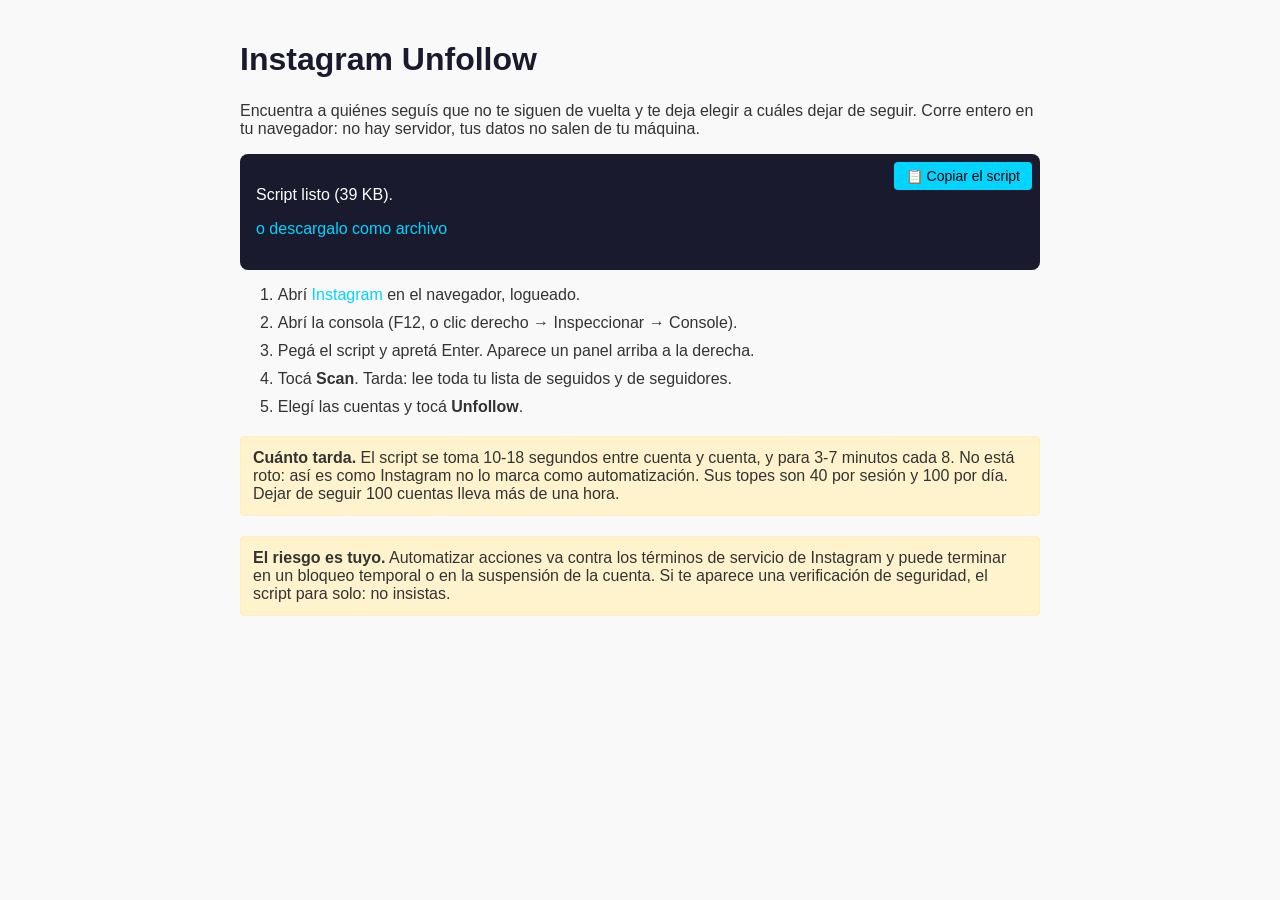
<file: docs/index.html>
<!DOCTYPE html>
<html lang="es">
<head>
    <meta charset="UTF-8">
    <meta name="viewport" content="width=device-width, initial-scale=1.0">
    <title>Instagram Unfollow</title>
    <link rel="stylesheet" href="styles.css">
    <meta name="description" content="Dejá de seguir en Instagram a quienes no te siguen de vuelta. Corre en tu navegador, sin instalar nada y sin servidores externos.">
</head>
<body>
    <div class="container">
        <h1>Instagram Unfollow</h1>
        <p>Encuentra a quiénes seguís que no te siguen de vuelta y te deja elegir a cuáles dejar de seguir. Corre entero en tu navegador: no hay servidor, tus datos no salen de tu máquina.</p>

        <div class="code-block">
            <p id="estado">Cargando el script…</p>
            <button id="btn-copiar" disabled>📋 Copiar el script</button>
            <p><a href="script.js" download>o descargalo como archivo</a></p>
        </div>

        <ol class="steps">
            <li>Abrí <a href="https://www.instagram.com/" target="_blank" rel="noopener">Instagram</a> en el navegador, logueado.</li>
            <li>Abrí la consola (F12, o clic derecho → Inspeccionar → Console).</li>
            <li>Pegá el script y apretá Enter. Aparece un panel arriba a la derecha.</li>
            <li>Tocá <strong>Scan</strong>. Tarda: lee toda tu lista de seguidos y de seguidores.</li>
            <li>Elegí las cuentas y tocá <strong>Unfollow</strong>.</li>
        </ol>

        <div class="warning">
            <strong>Cuánto tarda.</strong> El script se toma 10-18 segundos entre cuenta y cuenta, y para 3-7 minutos cada 8. No está roto: así es como Instagram no lo marca como automatización. Sus topes son 40 por sesión y 100 por día. Dejar de seguir 100 cuentas lleva más de una hora.
        </div>

        <div class="warning">
            <strong>El riesgo es tuyo.</strong> Automatizar acciones va contra los términos de servicio de Instagram y puede terminar en un bloqueo temporal o en la suspensión de la cuenta. Si te aparece una verificación de seguridad, el script para solo: no insistas.
        </div>
    </div>

    <script>
        // El botón copia el CONTENIDO REAL de script.js. Antes esta página tenía el código pegado a
        // mano en un <pre>: eran 244 bytes de una versión vieja que buscaba una clase CSS ofuscada
        // (.x1sPy.N1x0d) que Instagram rota cada pocos días. El que copiaba de acá se llevaba algo
        // que no hacía nada. Leyendo el archivo no hay dos copias que se puedan desincronizar.
        const estado = document.getElementById('estado');
        const btn = document.getElementById('btn-copiar');
        let fuente = '';

        fetch('script.js')
            .then(r => { if (!r.ok) throw new Error('HTTP ' + r.status); return r.text(); })
            .then(txt => {
                fuente = txt;
                estado.textContent = `Script listo (${(txt.length / 1024).toFixed(0)} KB).`;
                btn.disabled = false;
            })
            .catch(err => {
                estado.textContent = 'No se pudo cargar el script: ' + err.message +
                                     '. Descargalo del repo: src/script-main.js';
            });

        btn.addEventListener('click', () => {
            navigator.clipboard.writeText(fuente)
                .then(() => { btn.textContent = '✓ Copiado'; setTimeout(() => btn.textContent = '📋 Copiar el script', 2000); })
                .catch(() => { estado.textContent = 'El navegador bloqueó el portapapeles. Usá el link de descarga.'; });
        });
    </script>
</body>
</html>
</file>
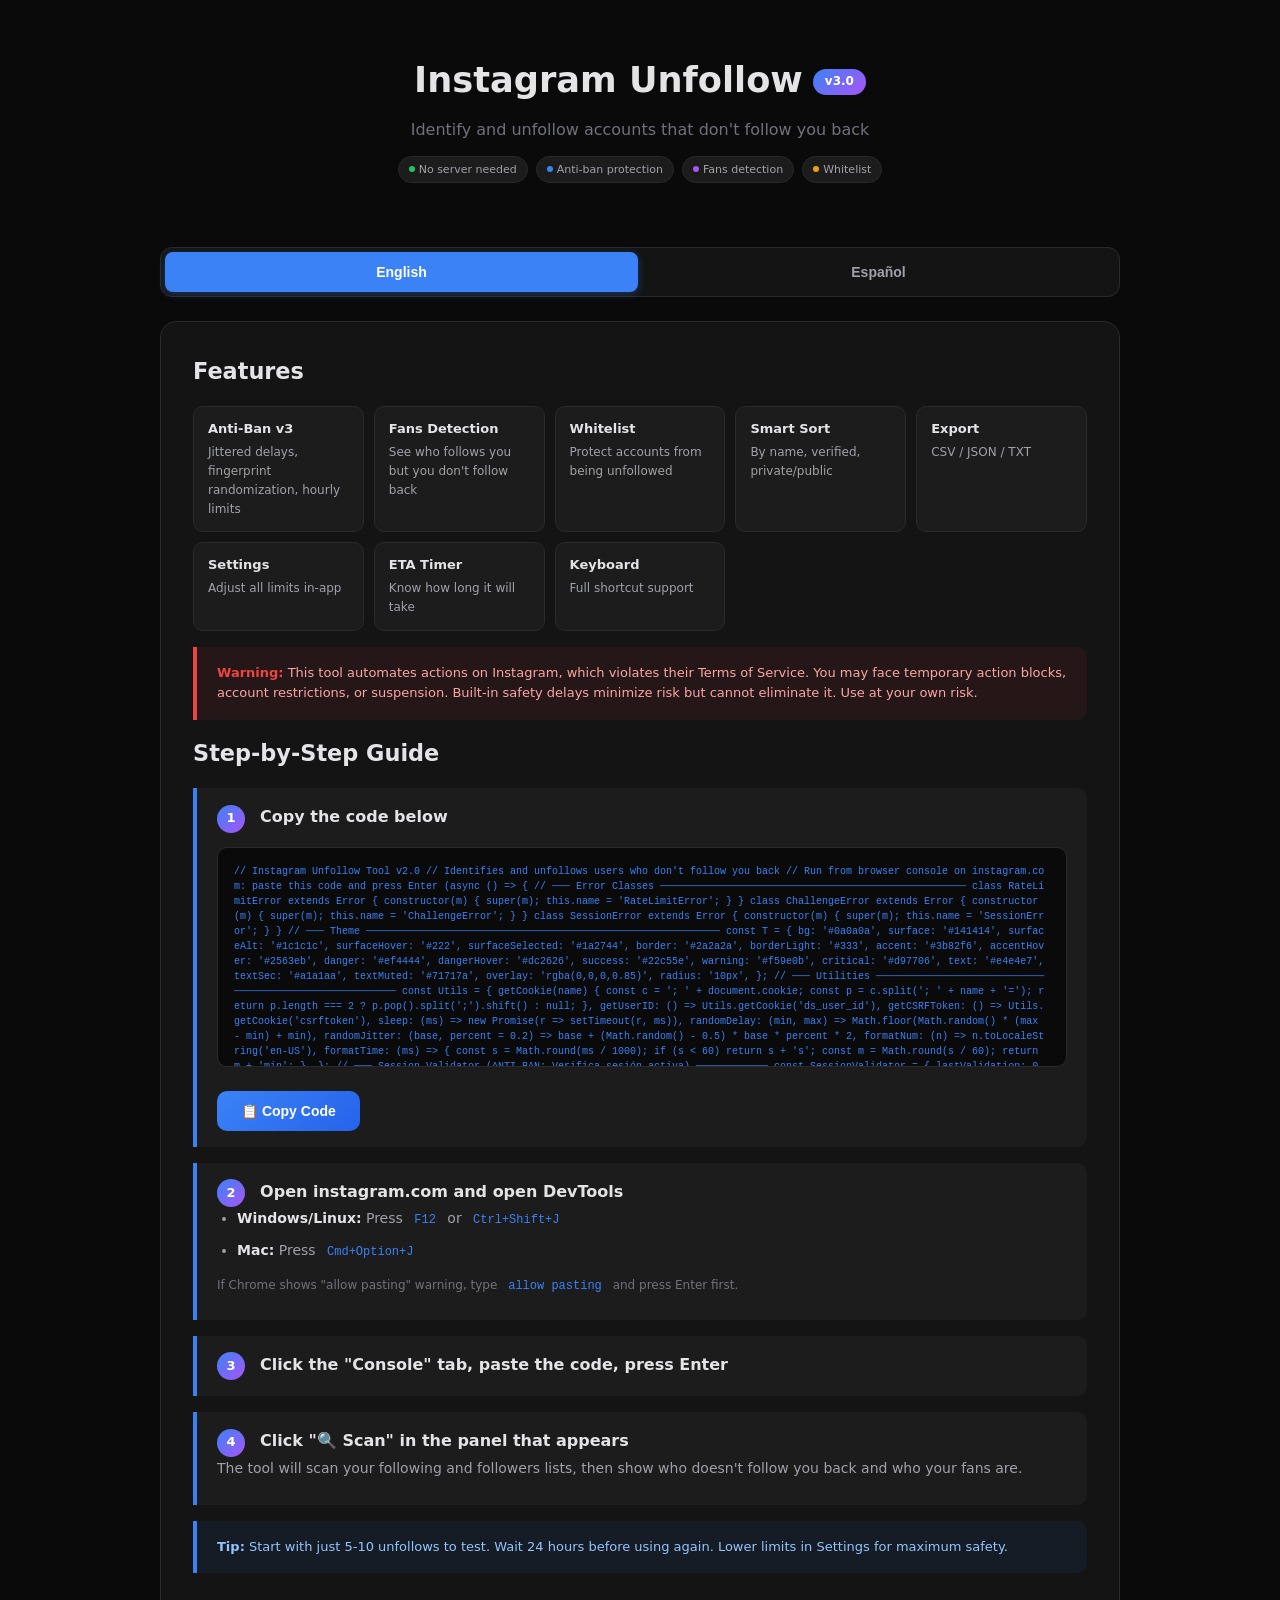
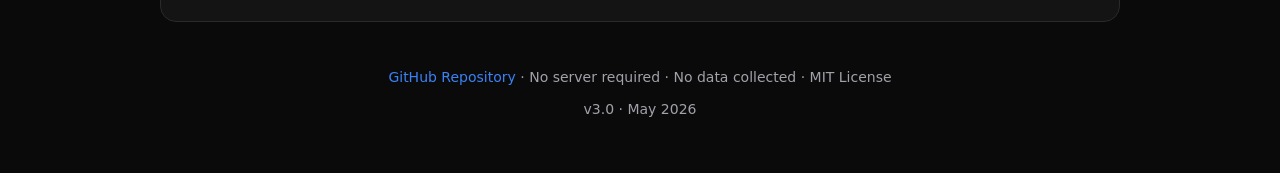
<file: bookmarklet.html>
<!DOCTYPE html>
<html lang="en">
<head>
    <meta charset="UTF-8">
    <meta name="viewport" content="width=device-width, initial-scale=1.0">
    <title>Instagram Unfollow v3.0 - Setup</title>
    <meta name="description" content="Instagram Unfollow Tool - Identify and mass-unfollow accounts that don't follow you back">
    <style>
        * { margin: 0; padding: 0; box-sizing: border-box; }
        body {
            font-family: -apple-system, BlinkMacSystemFont, 'Segoe UI', system-ui, sans-serif;
            background: #0a0a0a;
            min-height: 100vh;
            padding: 20px;
            color: #e4e4e7;
            line-height: 1.6;
        }
        .wrapper {
            max-width: 960px;
            margin: 0 auto;
        }
        .header {
            text-align: center;
            margin-bottom: 32px;
            padding: 32px 0;
        }
        h1 {
            color: #e4e4e7;
            font-size: 2.2em;
            margin-bottom: 8px;
        }
        .version {
            display: inline-block;
            background: linear-gradient(135deg, #3b82f6, #a855f7);
            color: white;
            font-size: 12px;
            font-weight: 700;
            padding: 3px 12px;
            border-radius: 20px;
            margin-left: 10px;
            vertical-align: middle;
        }
        .subtitle {
            color: #71717a;
            font-size: 1em;
            margin-top: 8px;
        }
        .tabs {
            display: flex;
            gap: 4px;
            margin-bottom: 24px;
            background: #141414;
            padding: 4px;
            border-radius: 12px;
            border: 1px solid #2a2a2a;
        }
        .tab-btn {
            flex: 1;
            padding: 12px 20px;
            background: transparent;
            border: none;
            border-radius: 8px;
            font-weight: 600;
            cursor: pointer;
            color: #a1a1aa;
            font-size: 14px;
            transition: all 0.2s;
        }
        .tab-btn.active {
            background: #3b82f6;
            color: white;
            box-shadow: 0 2px 8px rgba(59, 130, 246, 0.3);
        }
        .tab-btn:hover:not(.active) {
            color: #e4e4e7;
            background: #1c1c1c;
        }
        .tab-content {
            display: none;
        }
        .tab-content.active {
            display: block;
        }
        .card {
            background: #141414;
            border-radius: 16px;
            padding: 32px;
            margin-bottom: 20px;
            border: 1px solid #2a2a2a;
        }
        h2 {
            color: #e4e4e7;
            margin-bottom: 16px;
            font-size: 1.4em;
        }
        h3 {
            color: #3b82f6;
            margin: 20px 0 10px;
            font-size: 1em;
        }
        p, li {
            color: #a1a1aa;
            line-height: 1.7;
            margin-bottom: 8px;
            font-size: 14px;
        }
        ol, ul {
            margin-left: 20px;
            margin-bottom: 12px;
        }
        .code-block {
            background: #0a0a0a;
            color: #3b82f6;
            padding: 16px;
            border-radius: 10px;
            overflow-x: auto;
            margin: 14px 0;
            font-family: 'SF Mono', 'Monaco', 'Menlo', 'Consolas', monospace;
            font-size: 10px;
            line-height: 1.5;
            word-break: break-all;
            border: 1px solid #2a2a2a;
            max-height: 220px;
            overflow-y: auto;
            position: relative;
        }
        .code-block::-webkit-scrollbar { width: 6px; height: 6px; }
        .code-block::-webkit-scrollbar-track { background: #0a0a0a; }
        .code-block::-webkit-scrollbar-thumb { background: #2a2a2a; border-radius: 3px; }
        .warning {
            background: rgba(239, 68, 68, 0.08);
            border-left: 4px solid #ef4444;
            padding: 16px 20px;
            border-radius: 0 10px 10px 0;
            color: #fca5a5;
            margin: 16px 0;
            font-size: 13px;
        }
        .warning strong { color: #ef4444; }
        .info-box {
            background: rgba(59, 130, 246, 0.08);
            border-left: 4px solid #3b82f6;
            padding: 16px 20px;
            border-radius: 0 10px 10px 0;
            color: #93c5fd;
            margin: 16px 0;
            font-size: 13px;
        }
        .copy-btn {
            background: linear-gradient(135deg, #3b82f6, #2563eb);
            color: white;
            border: none;
            padding: 12px 24px;
            border-radius: 10px;
            cursor: pointer;
            font-weight: 700;
            font-size: 14px;
            margin-top: 10px;
            transition: all 0.2s;
            display: inline-flex;
            align-items: center;
            gap: 8px;
        }
        .copy-btn:hover {
            transform: translateY(-1px);
            box-shadow: 0 4px 12px rgba(59, 130, 246, 0.4);
        }
        .copy-btn:active { transform: scale(0.97); }
        .copy-btn.copied {
            background: linear-gradient(135deg, #22c55e, #16a34a);
        }
        .step {
            margin: 16px 0;
            padding: 16px 20px;
            background: #1c1c1c;
            border-left: 4px solid #3b82f6;
            border-radius: 0 10px 10px 0;
            transition: border-color 0.2s;
        }
        .step:hover { border-left-color: #a855f7; }
        .step-num {
            display: inline-flex;
            align-items: center;
            justify-content: center;
            width: 28px;
            height: 28px;
            background: linear-gradient(135deg, #3b82f6, #a855f7);
            color: white;
            border-radius: 50%;
            font-weight: 700;
            font-size: 13px;
            margin-right: 10px;
            flex-shrink: 0;
        }
        .step strong { color: #e4e4e7; }
        code {
            background: #1c1c1c;
            padding: 2px 7px;
            border-radius: 5px;
            font-family: monospace;
            color: #3b82f6;
            font-size: 12px;
        }
        .features {
            display: grid;
            grid-template-columns: repeat(auto-fit, minmax(160px, 1fr));
            gap: 10px;
            margin: 16px 0;
        }
        .feature {
            background: #1c1c1c;
            padding: 12px 14px;
            border-radius: 10px;
            font-size: 12px;
            color: #a1a1aa;
            border: 1px solid #2a2a2a;
            transition: border-color 0.2s;
        }
        .feature:hover { border-color: #3b82f6; }
        .feature strong {
            color: #e4e4e7;
            display: block;
            margin-bottom: 3px;
            font-size: 13px;
        }
        .badge-row {
            display: flex;
            gap: 8px;
            flex-wrap: wrap;
            justify-content: center;
            margin: 12px 0 0;
        }
        .badge {
            display: inline-flex;
            align-items: center;
            gap: 4px;
            background: #1c1c1c;
            border: 1px solid #2a2a2a;
            padding: 4px 10px;
            border-radius: 20px;
            font-size: 11px;
            color: #a1a1aa;
        }
        .badge .dot {
            width: 6px;
            height: 6px;
            border-radius: 50%;
        }
        .footer {
            text-align: center;
            padding: 24px;
            color: #71717a;
            font-size: 12px;
        }
        .footer a {
            color: #3b82f6;
            text-decoration: none;
        }
        .footer a:hover { text-decoration: underline; }
        @media (max-width: 600px) {
            .card { padding: 20px; }
            h1 { font-size: 1.6em; }
            .features { grid-template-columns: 1fr 1fr; }
        }
    </style>
</head>
<body>
    <div class="wrapper">
        <div class="header">
            <h1>Instagram Unfollow<span class="version">v3.0</span></h1>
            <p class="subtitle">Identify and unfollow accounts that don't follow you back</p>
            <div class="badge-row">
                <span class="badge"><span class="dot" style="background:#22c55e;"></span> No server needed</span>
                <span class="badge"><span class="dot" style="background:#3b82f6;"></span> Anti-ban protection</span>
                <span class="badge"><span class="dot" style="background:#a855f7;"></span> Fans detection</span>
                <span class="badge"><span class="dot" style="background:#f59e0b;"></span> Whitelist</span>
            </div>
        </div>

        <div class="tabs">
            <button class="tab-btn active" onclick="switchTab(event, 'english')">English</button>
            <button class="tab-btn" onclick="switchTab(event, 'spanish')">Español</button>
        </div>

        <!-- ENGLISH TAB -->
        <div id="english" class="tab-content active">
            <div class="card">
                <h2>Features</h2>
                <div class="features">
                    <div class="feature"><strong>Anti-Ban v3</strong>Jittered delays, fingerprint randomization, hourly limits</div>
                    <div class="feature"><strong>Fans Detection</strong>See who follows you but you don't follow back</div>
                    <div class="feature"><strong>Whitelist</strong>Protect accounts from being unfollowed</div>
                    <div class="feature"><strong>Smart Sort</strong>By name, verified, private/public</div>
                    <div class="feature"><strong>Export</strong>CSV / JSON / TXT</div>
                    <div class="feature"><strong>Settings</strong>Adjust all limits in-app</div>
                    <div class="feature"><strong>ETA Timer</strong>Know how long it will take</div>
                    <div class="feature"><strong>Keyboard</strong>Full shortcut support</div>
                </div>

                <div class="warning">
                    <strong>Warning:</strong> This tool automates actions on Instagram, which violates their Terms of Service. You may face temporary action blocks, account restrictions, or suspension. Built-in safety delays minimize risk but cannot eliminate it. Use at your own risk.
                </div>

                <h2>Step-by-Step Guide</h2>

                <div class="step">
                    <span class="step-num">1</span>
                    <strong>Copy the code below</strong>
                    <div class="code-block" id="codeEn">Loading code...</div>
                    <button class="copy-btn" onclick="copyCode('codeEn', this)">📋 Copy Code</button>
                </div>

                <div class="step">
                    <span class="step-num">2</span>
                    <strong>Open instagram.com and open DevTools</strong>
                    <ul>
                        <li><strong>Windows/Linux:</strong> Press <code>F12</code> or <code>Ctrl+Shift+J</code></li>
                        <li><strong>Mac:</strong> Press <code>Cmd+Option+J</code></li>
                    </ul>
                    <p style="margin-top:8px;font-size:12px;color:#71717a;">If Chrome shows "allow pasting" warning, type <code>allow pasting</code> and press Enter first.</p>
                </div>

                <div class="step">
                    <span class="step-num">3</span>
                    <strong>Click the "Console" tab, paste the code, press Enter</strong>
                </div>

                <div class="step">
                    <span class="step-num">4</span>
                    <strong>Click "🔍 Scan" in the panel that appears</strong>
                    <p>The tool will scan your following and followers lists, then show who doesn't follow you back and who your fans are.</p>
                </div>

                <div class="info-box">
                    <strong>Tip:</strong> Start with just 5-10 unfollows to test. Wait 24 hours before using again. Lower limits in Settings for maximum safety.
                </div>
            </div>
        </div>

        <!-- SPANISH TAB -->
        <div id="spanish" class="tab-content">
            <div class="card">
                <h2>Características</h2>
                <div class="features">
                    <div class="feature"><strong>Anti-Ban v3</strong>Delays con jitter, fingerprint aleatorio, límites por hora</div>
                    <div class="feature"><strong>Detección de Fans</strong>Ve quién te sigue pero no seguís de vuelta</div>
                    <div class="feature"><strong>Whitelist</strong>Protegé cuentas de ser removidas</div>
                    <div class="feature"><strong>Orden Inteligente</strong>Por nombre, verificados, privados/públicos</div>
                    <div class="feature"><strong>Exportar</strong>CSV / JSON / TXT</div>
                    <div class="feature"><strong>Configuración</strong>Ajustá todos los límites</div>
                    <div class="feature"><strong>Tiempo Estimado</strong>Sabé cuánto va a tardar</div>
                    <div class="feature"><strong>Teclado</strong>Atajos completos</div>
                </div>

                <div class="warning">
                    <strong>Aviso:</strong> Esta herramienta automatiza acciones en Instagram, lo cual viola sus Términos de Servicio. Podés sufrir bloqueos temporales, restricciones o suspensión. Los delays de seguridad minimizan el riesgo pero no lo eliminan. Usalo bajo tu propio riesgo.
                </div>

                <h2>Guía Paso a Paso</h2>

                <div class="step">
                    <span class="step-num">1</span>
                    <strong>Copiá el código de abajo</strong>
                    <div class="code-block" id="codeEs">Cargando código...</div>
                    <button class="copy-btn" onclick="copyCode('codeEs', this)">📋 Copiar Código</button>
                </div>

                <div class="step">
                    <span class="step-num">2</span>
                    <strong>Abrí instagram.com y abrí DevTools</strong>
                    <ul>
                        <li><strong>Windows/Linux:</strong> Presioná <code>F12</code> o <code>Ctrl+Shift+J</code></li>
                        <li><strong>Mac:</strong> Presioná <code>Cmd+Option+J</code></li>
                    </ul>
                    <p style="margin-top:8px;font-size:12px;color:#71717a;">Si Chrome muestra "allow pasting", escribí <code>allow pasting</code> y presioná Enter primero.</p>
                </div>

                <div class="step">
                    <span class="step-num">3</span>
                    <strong>Hacé clic en la pestaña "Console", pegá el código y presioná Enter</strong>
                </div>

                <div class="step">
                    <span class="step-num">4</span>
                    <strong>Hacé clic en "🔍 Scan" en el panel que aparece</strong>
                    <p>La herramienta escaneará tus listas de seguidos y seguidores, y mostrará quién no te sigue de vuelta y quiénes son tus fans.</p>
                </div>

                <div class="info-box">
                    <strong>Tip:</strong> Empezá con solo 5-10 unfollows para probar. Esperá 24 horas antes de usar de nuevo. Bajá los límites en Settings para máxima seguridad.
                </div>
            </div>
        </div>

        <div class="footer">
            <p>
                <a href="https://github.com/RanuK12/ig-unfollow">GitHub Repository</a> ·
                No server required · No data collected · MIT License
            </p>
            <p style="margin-top:8px;">v3.0 · May 2026</p>
        </div>
    </div>

    <script>
        function switchTab(e, id) {
            document.querySelectorAll('.tab-content').forEach(t => t.classList.remove('active'));
            document.querySelectorAll('.tab-btn').forEach(t => t.classList.remove('active'));
            document.getElementById(id).classList.add('active');
            e.target.classList.add('active');
        }

        function copyCode(elementId, btn) {
            const code = document.getElementById(elementId).textContent;
            navigator.clipboard.writeText(code).then(() => {
                const orig = btn.innerHTML;
                btn.innerHTML = '✓ Copied!';
                btn.classList.add('copied');
                setTimeout(() => {
                    btn.innerHTML = orig;
                    btn.classList.remove('copied');
                }, 2500);
            }).catch(() => {
                // Fallback selection
                const range = document.createRange();
                range.selectNodeContents(document.getElementById(elementId));
                window.getSelection().removeAllRanges();
                window.getSelection().addRange(range);
                alert('Code selected! Press Ctrl+C to copy.');
            });
        }

        // Load the source code from script-main.js via fetch (if served) or embed
        async function loadCode() {
            let code = '';
            try {
                const res = await fetch('src/script-main.js');
                if (res.ok) code = await res.text();
            } catch {}

            if (!code) {
                code = '// Could not auto-load. Copy code from src/script-main.js manually.\n// Open the file in this repository and copy its full contents.';
            }

            document.getElementById('codeEn').textContent = code;
            document.getElementById('codeEs').textContent = code;
        }

        loadCode();
    </script>
</body>
</html>
</file>
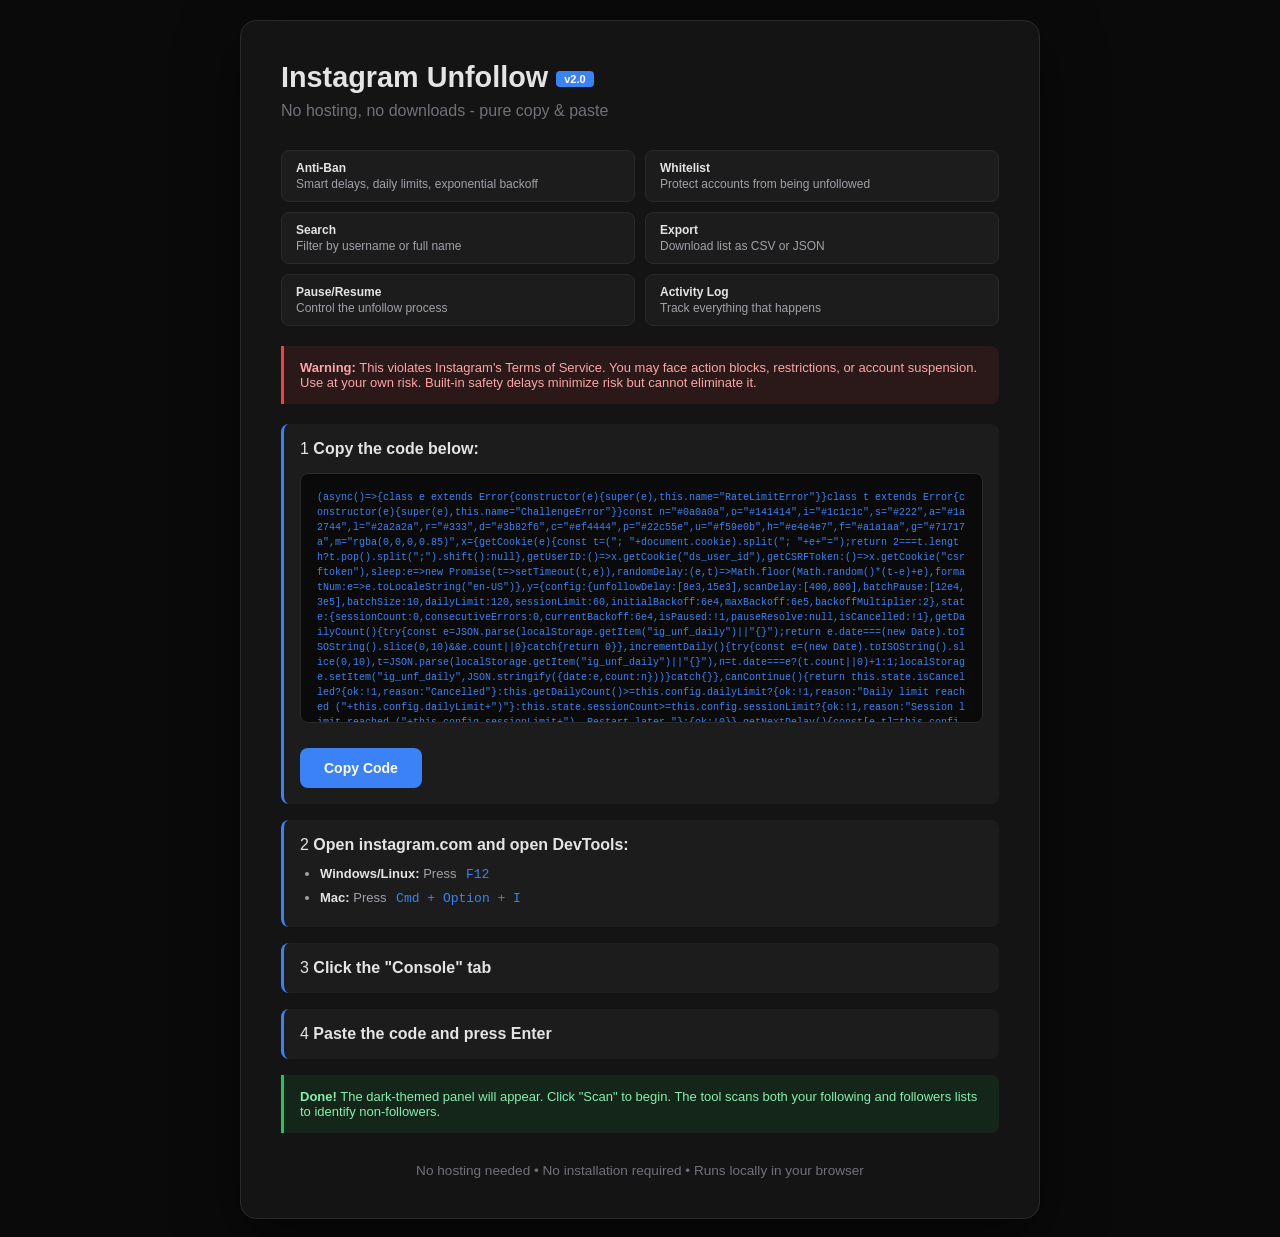
<file: COPY_CODE.html>
<!DOCTYPE html>
<html lang="en">
<head>
    <meta charset="UTF-8">
    <meta name="viewport" content="width=device-width, initial-scale=1.0">
    <title>Copy Instagram Unfollow Code</title>
    <style>
        * { margin: 0; padding: 0; box-sizing: border-box; }
        body {
            font-family: -apple-system, BlinkMacSystemFont, 'Segoe UI', sans-serif;
            background: #0a0a0a;
            min-height: 100vh;
            padding: 20px;
            display: flex;
            align-items: center;
            justify-content: center;
            color: #e4e4e7;
        }
        .container {
            background: #141414;
            border-radius: 16px;
            padding: 40px;
            max-width: 800px;
            box-shadow: 0 20px 60px rgba(0,0,0,0.5);
            border: 1px solid #2a2a2a;
        }
        h1 {
            color: #e4e4e7;
            margin-bottom: 8px;
            font-size: 1.8em;
        }
        .subtitle {
            color: #71717a;
            margin-bottom: 30px;
            font-size: 1em;
        }
        .version {
            display: inline-block;
            background: #3b82f6;
            color: white;
            font-size: 11px;
            font-weight: 600;
            padding: 2px 8px;
            border-radius: 4px;
            margin-left: 8px;
            vertical-align: middle;
        }
        .step {
            margin: 16px 0;
            padding: 16px;
            background: #1c1c1c;
            border-radius: 8px;
            border-left: 3px solid #3b82f6;
        }
        .step-number {
            display: inline-block;
            background: #3b82f6;
            color: white;
            width: 24px;
            height: 24px;
            border-radius: 50%;
            text-align: center;
            line-height: 24px;
            font-weight: bold;
            margin-right: 12px;
            font-size: 14px;
        }
        .step-content {
            display: inline-block;
            vertical-align: top;
            width: calc(100% - 40px);
        }
        .screenshot {
            width: 100%;
            border-radius: 8px;
            margin: 16px 0;
            border: 1px solid #2a2a2a;
        }
        .screenshot img {
            width: 100%;
            border-radius: 8px;
        }
        .copy-button {
            background: #3b82f6;
            color: white;
            border: none;
            padding: 12px 24px;
            border-radius: 6px;
            cursor: pointer;
            font-weight: 600;
            font-size: 16px;
            transition: all 0.2s;
            margin: 16px 0;
        }
        .copy-button:hover {
            background: #2563eb;
            transform: translateY(-1px);
        }
        .copy-button:active {
            transform: translateY(0);
        }
        .copy-button.copied {
            background: #22c55e;
        }
            border-left: 3px solid #3b82f6;
            border-radius: 0 8px 8px 0;
        }
        .step-num {
            display: inline-block;
            width: 28px;
            height: 28px;
            background: #3b82f6;
            color: white;
            border-radius: 50%;
            text-align: center;
            line-height: 28px;
            font-weight: 700;
            font-size: 13px;
            margin-right: 10px;
        }
        .step strong {
            color: #e4e4e7;
        }
        .copy-area {
            background: #0a0a0a;
            color: #3b82f6;
            padding: 16px;
            border-radius: 8px;
            overflow: hidden;
            margin: 15px 0;
            font-family: 'SF Mono', 'Monaco', 'Menlo', monospace;
            font-size: 10px;
            line-height: 1.5;
            max-height: 250px;
            overflow-y: auto;
            word-break: break-all;
            border: 1px solid #2a2a2a;
        }
        .copy-area::-webkit-scrollbar { width: 6px; }
        .copy-area::-webkit-scrollbar-track { background: #0a0a0a; }
        .copy-area::-webkit-scrollbar-thumb { background: #2a2a2a; border-radius: 3px; }
        .copy-btn {
            background: #3b82f6;
            color: white;
            border: none;
            padding: 12px 24px;
            border-radius: 8px;
            font-weight: 600;
            cursor: pointer;
            font-size: 14px;
            transition: all 0.2s;
            margin-top: 10px;
        }
        .copy-btn:hover {
            background: #2563eb;
            transform: translateY(-1px);
        }
        .copy-btn.copied {
            background: #22c55e;
        }
        .warning {
            background: rgba(239, 68, 68, 0.1);
            border-left: 3px solid #ef4444;
            padding: 14px 16px;
            border-radius: 0 8px 8px 0;
            color: #fca5a5;
            margin: 20px 0;
            font-size: 13px;
        }
        code {
            background: #1c1c1c;
            padding: 2px 6px;
            border-radius: 4px;
            font-family: monospace;
            color: #3b82f6;
        }
        .success {
            background: rgba(34, 197, 94, 0.1);
            border-left: 3px solid #22c55e;
            padding: 14px 16px;
            border-radius: 0 8px 8px 0;
            color: #86efac;
            margin: 15px 0;
            font-size: 13px;
        }
        ul {
            margin-left: 20px;
            margin-top: 8px;
        }
        li {
            color: #a1a1aa;
            line-height: 1.8;
            font-size: 13px;
        }
        .features {
            display: grid;
            grid-template-columns: 1fr 1fr;
            gap: 10px;
            margin: 16px 0;
        }
        .feature {
            background: #1c1c1c;
            padding: 10px 14px;
            border-radius: 8px;
            font-size: 12px;
            color: #a1a1aa;
            border: 1px solid #2a2a2a;
        }
        .feature strong {
            color: #e4e4e7;
            display: block;
            margin-bottom: 2px;
        }
    </style>
</head>
<body>
    <div class="container">
        <h1>Instagram Unfollow<span class="version">v2.0</span></h1>
        <p class="subtitle">No hosting, no downloads - pure copy & paste</p>

        <div class="features">
            <div class="feature"><strong>Anti-Ban</strong>Smart delays, daily limits, exponential backoff</div>
            <div class="feature"><strong>Whitelist</strong>Protect accounts from being unfollowed</div>
            <div class="feature"><strong>Search</strong>Filter by username or full name</div>
            <div class="feature"><strong>Export</strong>Download list as CSV or JSON</div>
            <div class="feature"><strong>Pause/Resume</strong>Control the unfollow process</div>
            <div class="feature"><strong>Activity Log</strong>Track everything that happens</div>
        </div>

        <div class="warning">
            <strong>Warning:</strong> This violates Instagram's Terms of Service. You may face action blocks, restrictions, or account suspension. Use at your own risk. Built-in safety delays minimize risk but cannot eliminate it.
        </div>

        <div class="step">
            <span class="step-num">1</span>
            <strong>Copy the code below:</strong>
            <div class="copy-area" id="codeArea"></div>
            <button class="copy-btn" onclick="copyCode()">Copy Code</button>
        </div>

        <div class="step">
            <span class="step-num">2</span>
            <strong>Open instagram.com and open DevTools:</strong>
            <ul>
                <li><strong>Windows/Linux:</strong> Press <code>F12</code></li>
                <li><strong>Mac:</strong> Press <code>Cmd + Option + I</code></li>
            </ul>
        </div>

        <div class="step">
            <span class="step-num">3</span>
            <strong>Click the "Console" tab</strong>
        </div>

        <div class="step">
            <span class="step-num">4</span>
            <strong>Paste the code and press Enter</strong>
        </div>

        <div class="success">
            <strong>Done!</strong> The dark-themed panel will appear. Click "Scan" to begin. The tool scans both your following and followers lists to identify non-followers.
        </div>

        <div style="text-align: center; margin-top: 30px; color: #71717a; font-size: 0.85em;">
            <p>No hosting needed &bull; No installation required &bull; Runs locally in your browser</p>
        </div>
    </div>

    <script>
        // Load the minified code
        const minCode = `(async()=>{class e extends Error{constructor(e){super(e),this.name="RateLimitError"}}class t extends Error{constructor(e){super(e),this.name="ChallengeError"}}const n="#0a0a0a",o="#141414",i="#1c1c1c",s="#222",a="#1a2744",l="#2a2a2a",r="#333",d="#3b82f6",c="#ef4444",p="#22c55e",u="#f59e0b",h="#e4e4e7",f="#a1a1aa",g="#71717a",m="rgba(0,0,0,0.85)",x={getCookie(e){const t=("; "+document.cookie).split("; "+e+"=");return 2===t.length?t.pop().split(";").shift():null},getUserID:()=>x.getCookie("ds_user_id"),getCSRFToken:()=>x.getCookie("csrftoken"),sleep:e=>new Promise(t=>setTimeout(t,e)),randomDelay:(e,t)=>Math.floor(Math.random()*(t-e)+e),formatNum:e=>e.toLocaleString("en-US")},y={config:{unfollowDelay:[8e3,15e3],scanDelay:[400,800],batchPause:[12e4,3e5],batchSize:10,dailyLimit:120,sessionLimit:60,initialBackoff:6e4,maxBackoff:6e5,backoffMultiplier:2},state:{sessionCount:0,consecutiveErrors:0,currentBackoff:6e4,isPaused:!1,pauseResolve:null,isCancelled:!1},getDailyCount(){try{const e=JSON.parse(localStorage.getItem("ig_unf_daily")||"{}");return e.date===(new Date).toISOString().slice(0,10)&&e.count||0}catch{return 0}},incrementDaily(){try{const e=(new Date).toISOString().slice(0,10),t=JSON.parse(localStorage.getItem("ig_unf_daily")||"{}"),n=t.date===e?(t.count||0)+1:1;localStorage.setItem("ig_unf_daily",JSON.stringify({date:e,count:n}))}catch{}},canContinue(){return this.state.isCancelled?{ok:!1,reason:"Cancelled"}:this.getDailyCount()>=this.config.dailyLimit?{ok:!1,reason:"Daily limit reached ("+this.config.dailyLimit+")"}:this.state.sessionCount>=this.config.sessionLimit?{ok:!1,reason:"Session limit reached ("+this.config.sessionLimit+"). Restart later."}:{ok:!0}},getNextDelay(){const[e,t]=this.config.unfollowDelay;return Math.random()<.1?x.randomDelay(2e4,4e4):x.randomDelay(e,t)},shouldBatchPause(){return this.state.sessionCount>0&&this.state.sessionCount%this.config.batchSize===0},getBatchPause(){return x.randomDelay(...this.config.batchPause)},handleError(e){this.state.consecutiveErrors++;const n=e instanceof t,o=Math.min(this.state.currentBackoff*this.state.consecutiveErrors,this.config.maxBackoff);return this.state.currentBackoff*=this.config.backoffMultiplier,{delay:o,fatal:n}},resetErrors(){this.state.consecutiveErrors=0,this.state.currentBackoff=this.config.initialBackoff},pause(){this.state.isPaused=!0},resume(){this.state.isPaused=!1,this.state.pauseResolve&&(this.state.pauseResolve(),this.state.pauseResolve=null)},cancel(){this.state.isCancelled=!0,this.resume()},reset(){this.state.sessionCount=0,this.state.consecutiveErrors=0,this.state.currentBackoff=this.config.initialBackoff,this.state.isPaused=!1,this.state.isCancelled=!1,this.state.pauseResolve=null},async waitIfPaused(){for(;this.state.isPaused&&!this.state.isCancelled;)await new Promise(e=>{this.state.pauseResolve=e})}},b={getHeaders(){const e=x.getCSRFToken();if(!e)throw new Error("No CSRF token. Make sure you are logged in.");return{"X-CSRFToken":e,"X-IG-App-ID":"936619743392459","X-IG-WWW-Claim":sessionStorage.getItem("www-claim-v2")||"0","X-Requested-With":"XMLHttpRequest"}},async request(n,o={}){const i=await fetch(n,{credentials:"include",...o});if(429===i.status)throw new e("Rate limited (429)");if(400===i.status){let e;try{e=await i.json()}catch{e={}}if("challenge_required"===e.message)throw new t("Challenge required");throw new Error(e.message||"Bad request")}if(!i.ok)throw new Error("HTTP "+i.status);return i.json()},async fetchAllFollowing(e,t){const n=[];let o=null;do{let i="https://www.instagram.com/api/v1/friendships/"+e+"/following/?count=100";o&&(i+="&max_id="+o);const s=await this.request(i,{headers:this.getHeaders()});n.push(...s.users||[]),o=s.next_max_id||null,t&&t(n.length,!!o),o&&await x.sleep(x.randomDelay(...y.config.scanDelay))}while(o);return n},async fetchAllFollowers(e,t){const n=[];let o=null;do{let i="https://www.instagram.com/api/v1/friendships/"+e+"/followers/?count=100";o&&(i+="&max_id="+o);const s=await this.request(i,{headers:this.getHeaders()});n.push(...s.users||[]),o=s.next_max_id||null,t&&t(n.length,!!o),o&&await x.sleep(x.randomDelay(...y.config.scanDelay))}while(o);return n},async unfollow(e){return this.request("https://www.instagram.com/api/v1/friendships/destroy/"+e+"/",{method:"POST",headers:{...this.getHeaders(),"Content-Type":"application/x-www-form-urlencoded"}})}},w={KEY:"ig_unf_whitelist",_set:null,load(){try{this._set=new Set(JSON.parse(localStorage.getItem(this.KEY)||"[]").map(String))}catch{this._set=new Set}},save(){try{localStorage.setItem(this.KEY,JSON.stringify([...this._set]))}catch{}},has(e){return this._set.has(String(e))},add(e){this._set.add(String(e)),this.save()},remove(e){this._set.delete(String(e)),this.save()},toggle(e){this.has(e)?this.remove(e):this.add(e)},count(){return this._set.size}};w.load();const k={KEY:"ig_unf_log",MAX:500,entries:[],load(){try{this.entries=JSON.parse(localStorage.getItem(this.KEY)||"[]")}catch{this.entries=[]}},save(){this.entries.length>this.MAX&&(this.entries=this.entries.slice(-this.MAX));try{localStorage.setItem(this.KEY,JSON.stringify(this.entries))}catch{}},add(e,t={}){this.entries.push({type:e,ts:Date.now(),...t}),this.save()},recent(e=100){return this.entries.slice(-e).reverse()},clear(){this.entries=[],this.save()}};k.load();const v={download(e,t,n){const o=new Blob([e],{type:n}),i=document.createElement("a");i.href=URL.createObjectURL(o),i.download=t,i.click(),URL.revokeObjectURL(i.href)},csv(e){const t=["username,full_name,user_id,profile_url"];e.forEach(e=>{const n=e.pk||e.id;t.push(e.username+',"'+(e.full_name||"").replace(/"/g,'""')+'",'+n+",https://instagram.com/"+e.username)}),this.download(t.join("\\n"),"non_followers.csv","text/csv")},json(e){const t=e.map(e=>({username:e.username,full_name:e.full_name||"",id:e.pk||e.id,url:"https://instagram.com/"+e.username}));this.download(JSON.stringify(t,null,2),"non_followers.json","application/json")}};function C(e,t,n={}){const o=document.createElement(e);return t&&(o.style.cssText=t),n.text&&(o.textContent=n.text),n.html&&(o.innerHTML=n.html),n.class&&(o.className=n.class),n.type&&(o.type=n.type),n.placeholder&&(o.placeholder=n.placeholder),o}let $=[],S=[],E=[],_=new Set,z="",N="list",L=!1;const D=document.createElement("style");D.textContent=\`\\n    @keyframes ig-unf-pulse { 0%,100%{opacity:.4} 50%{opacity:1} }\\n    @keyframes ig-unf-slide { 0%{transform:translateX(-100%)} 100%{transform:translateX(300%)} }\\n    .ig-unf-btn{transition:all .15s;cursor:pointer;border:0;font-weight:600;font-size:13px;border-radius:8px;padding:9px 16px;}\\n    .ig-unf-btn:hover{filter:brightness(1.15);}\\n    .ig-unf-btn:active{transform:scale(.97);}\\n    .ig-unf-btn:disabled{opacity:.5;cursor:not-allowed;filter:none;transform:none;}\\n    .ig-unf-tab{padding:8px 16px;border:0;background:transparent;color:\${g};cursor:pointer;font-size:13px;font-weight:500;border-bottom:2px solid transparent;transition:all .15s;}\\n    .ig-unf-tab:hover{color:\${f};}\\n    .ig-unf-tab.active{color:\${d};border-bottom-color:\${d};}\\n    .ig-unf-scroll::-webkit-scrollbar{width:6px;}\\n    .ig-unf-scroll::-webkit-scrollbar-track{background:\${n};}\\n    .ig-unf-scroll::-webkit-scrollbar-thumb{background:\${l};border-radius:3px;}\\n    .ig-unf-scroll::-webkit-scrollbar-thumb:hover{background:\${r};}\\n  \`,document.head.appendChild(D);const M=C("div",\`position:fixed;top:0;left:0;width:100%;height:100%;background:\${m};display:flex;align-items:center;justify-content:center;z-index:99999;font-family:-apple-system,BlinkMacSystemFont,'Segoe UI',system-ui,sans-serif;padding:16px;box-sizing:border-box;\`);document.body.appendChild(M);const P=C("div",\`background:\${n};border-radius:16px;width:100%;max-width:720px;height:90vh;display:flex;flex-direction:column;box-shadow:0 25px 80px rgba(0,0,0,.6);border:1px solid \${l};overflow:hidden;\`);M.appendChild(P);const R=C("div","padding:16px 20px 0;flex-shrink:0;");P.appendChild(R);const I=C("div","display:flex;align-items:center;justify-content:space-between;margin-bottom:12px;"),T=C("div",\`font-size:18px;font-weight:700;color:\${h};\`,{text:"Instagram Unfollow"}),F=C("button",\`background:\${i};color:\${g};border:0;width:32px;height:32px;border-radius:50%;cursor:pointer;font-size:18px;display:flex;align-items:center;justify-content:center;line-height:1;\`,{html:"&times;"});F.onclick=()=>{M.remove(),D.remove()},I.appendChild(T),I.appendChild(F),R.appendChild(I);const B=C("div",\`display:flex;gap:12px;flex-wrap:wrap;padding:10px 14px;background:\${o};border-radius:8px;margin-bottom:12px;font-size:12px;color:\${f};display:none;\`);function O(){const e=y.getDailyCount(),t=y.config.dailyLimit;B.style.display="flex",B.innerHTML="";[{label:"Following",value:x.formatNum($.length),color:d},{label:"Non-followers",value:x.formatNum(S.length),color:c},{label:"Protected",value:x.formatNum(w.count()),color:u},{label:"Today",value:e+"/"+t,color:e>=t?c:p}].forEach(e=>{const t=C("span","display:flex;align-items:center;gap:4px;");t.innerHTML='<span style="width:6px;height:6px;border-radius:50%;background:'+e.color+';display:inline-block;"></span><span style="color:'+g+';">'+e.label+':</span> <span style="color:'+h+';font-weight:600;">'+e.value+"</span>",B.appendChild(t)})}R.appendChild(B);const U=C("div",\`text-align:center;padding:8px 12px;background:\${o};border-radius:8px;color:\${f};font-size:12px;margin-bottom:12px;\`,{text:"Ready to scan. Make sure you are on instagram.com"});function j(e){U.textContent=e}R.appendChild(U);const A=C("div",\`width:100%;height:4px;background:\${o};border-radius:2px;margin-bottom:12px;overflow:hidden;display:none;\`),H=C("div",\`height:100%;background:\${d};width:0%;border-radius:2px;transition:width .3s;\`);function q(e,t=!1){A.style.display=e?"block":"none",t?(H.style.width="30%",H.style.animation="ig-unf-slide 1.5s ease-in-out infinite"):H.style.animation="none"}function X(e){H.style.animation="none",H.style.width=Math.min(100,Math.round(e))+"%"}A.appendChild(H),R.appendChild(A);const J=C("input",\`width:100%;padding:10px 14px;background:\${o};color:\${h};border:1px solid \${l};border-radius:8px;font-size:13px;outline:none;margin-bottom:12px;box-sizing:border-box;display:none;\`,{placeholder:"Search by username or name..."});J.addEventListener("focus",()=>{J.style.borderColor=d}),J.addEventListener("blur",()=>{J.style.borderColor=l}),J.addEventListener("input",e=>{z=e.target.value.toLowerCase(),he()}),R.appendChild(J);const K=C("div",\`display:flex;border-bottom:1px solid \${l};margin-bottom:0;display:none;\`),W={};["list","whitelist","log"].forEach(e=>{const t=C("button","",{text:{list:"Non-Followers",whitelist:"Whitelist",log:"Activity"}[e]});t.className="ig-unf-tab"+("list"===e?" active":""),t.onclick=()=>function(e){N=e,Object.keys(W).forEach(t=>{W[t].className="ig-unf-tab"+(t===e?" active":""),te[t].style.display=t===e?"block":"none"}),"list"===e?ae():"whitelist"===e?le():"log"===e&&re()}(e),W[e]=t,K.appendChild(t)}),R.appendChild(K);const Y=C("div","display:flex;gap:8px;flex-wrap:wrap;padding:12px 0 0;"),G=C("button",\`background:\${d};color:white;\`,{text:"Scan"});G.className="ig-unf-btn";const V=C("button",\`background:\${i};color:\${h};display:none;\`,{text:"Select All"});V.className="ig-unf-btn";const Q=C("button",\`background:\${i};color:\${f};display:none;\`,{text:"Clear"});Q.className="ig-unf-btn";const Z=C("button",\`background:\${i};color:\${f};display:none;\`,{text:"Export"});Z.className="ig-unf-btn",[G,V,Q,Z].forEach(e=>Y.appendChild(e)),R.appendChild(Y);const ee=C("div","flex:1;overflow:hidden;position:relative;");P.appendChild(ee);const te={};["list","whitelist","log"].forEach(e=>{const t=C("div","width:100%;height:100%;overflow-y:auto;"+("list"!==e?"display:none;":""));t.className="ig-unf-scroll",te[e]=t,ee.appendChild(t)});const ne=68,oe=5,ie=C("div","position:relative;");te.list.appendChild(ie);let se=null;function ae(){const e=te.list,t=E,n=t.length*ne;ie.style.height=n+"px";const o=e.scrollTop,i=e.clientHeight,c=Math.max(0,Math.floor(o/ne)-oe),p=Math.min(t.length,Math.ceil((o+i)/ne)+oe);if(ie.innerHTML="",0===t.length&&$.length>0){const e=C("div",\`text-align:center;padding:40px 20px;color:\${g};font-size:14px;\`,{text:z?'No results for "'+z+'"':"Everyone follows you back!"});return ie.style.height="auto",void ie.appendChild(e)}for(let e=c;e<p;e++){const n=t[e],o=String(n.pk||n.id),i=_.has(o),c=w.has(o),p=C("div",\`display:flex;align-items:center;gap:12px;padding:10px 20px;position:absolute;top:\${e*ne}px;width:100%;box-sizing:border-box;cursor:pointer;background:\${i?a:"transparent"};border-left:3px solid \${i?d:"transparent"};transition:background .1s;\`);p.onmouseenter=()=>{i||(p.style.background=s)},p.onmouseleave=()=>{i||(p.style.background="transparent")};const f=C("img",\`width:42px;height:42px;border-radius:50%;object-fit:cover;flex-shrink:0;background:\${l};\`);f.loading="lazy",f.src=n.profile_pic_url,f.onerror=()=>{f.style.background=r};const m=C("div","flex:1;min-width:0;"),x=C("div",\`font-weight:600;color:\${h};font-size:13px;white-space:nowrap;overflow:hidden;text-overflow:ellipsis;\`,{text:"@"+n.username});if(m.appendChild(x),n.full_name){const e=C("div",\`color:\${g};font-size:11px;margin-top:1px;white-space:nowrap;overflow:hidden;text-overflow:ellipsis;\`,{text:n.full_name});m.appendChild(e)}if(p.appendChild(f),p.appendChild(m),c){const e=C("span",\`color:\${u};font-size:11px;flex-shrink:0;background:rgba(245,158,11,.15);padding:3px 8px;border-radius:12px;\`,{text:"Protected"});p.appendChild(e),p.style.opacity="0.6",p.onclick=()=>{confirm("Remove @"+n.username+" from whitelist?")&&(w.remove(o),he(),O())}}else{const e=C("input",\`width:18px;height:18px;flex-shrink:0;accent-color:\${d};cursor:pointer;\`);e.type="checkbox",e.checked=i,p.appendChild(e);const t=C("button",\`background:transparent;border:0;color:\${g};cursor:pointer;font-size:14px;padding:4px;flex-shrink:0;opacity:0;transition:opacity .15s;\`,{text:"\\u{1F6E1}"});t.title="Add to whitelist",p.appendChild(t),p.onmouseenter=()=>{t.style.opacity="1",i||(p.style.background=s)},p.onmouseleave=()=>{t.style.opacity="0",i||(p.style.background="transparent")},t.onclick=e=>{e.stopPropagation(),w.add(o),_.delete(o),he(),O(),ue()},p.onclick=e=>{e.target!==t&&(i?_.delete(o):_.add(o),ue(),ae())}}ie.appendChild(p)}}function le(){const e=te.whitelist;e.innerHTML="";const t=w._set;0!==t.size?t.forEach(t=>{const n=$.find(e=>String(e.pk||e.id)===t),o=C("div",\`display:flex;align-items:center;gap:12px;padding:12px 20px;border-bottom:1px solid \${l};\`);if(n){const e=C("img",\`width:36px;height:36px;border-radius:50%;object-fit:cover;background:\${l};\`);e.src=n.profile_pic_url,o.appendChild(e);const t=C("div","flex:1;");t.appendChild(C("div",\`color:\${h};font-size:13px;font-weight:600;\`,{text:"@"+n.username})),n.full_name&&t.appendChild(C("div",\`color:\${g};font-size:11px;\`,{text:n.full_name})),o.appendChild(t)}else o.appendChild(C("div",\`flex:1;color:\${f};font-size:13px;\`,{text:"User ID: "+t}));const s=C("button","",{text:"Remove"});s.className="ig-unf-btn",s.style.cssText+=\`background:\${i};color:\${c};font-size:11px;padding:5px 12px;\`,s.onclick=()=>{w.remove(t),le(),he(),O()},o.appendChild(s),e.appendChild(o)}):e.appendChild(C("div",\`text-align:center;padding:40px 20px;color:\${g};font-size:14px;\`,{text:"No protected users. Click the shield icon on any user to protect them."}))}function re(){const e=te.log;e.innerHTML="";const t=k.recent(100);if(0===t.length)return void e.appendChild(C("div",\`text-align:center;padding:40px 20px;color:\${g};font-size:14px;\`,{text:"No activity yet."}));const n=C("div",\`padding:10px 20px;border-bottom:1px solid \${l};text-align:right;\`),o=C("button","",{text:"Clear Log"});o.className="ig-unf-btn",o.style.cssText+=\`background:\${i};color:\${g};font-size:11px;padding:5px 12px;\`,o.onclick=()=>{k.clear(),re()},n.appendChild(o),e.appendChild(n);const s={unfollow:p,scan:d,error:c,rate_limit:u,pause:u,cancel:g},a={unfollow:"\\u2713",scan:"\\u{1F50D}",error:"\\u2717",rate_limit:"\\u26A0",pause:"\\u23F8",cancel:"\\u25A0"};t.forEach(t=>{const n=C("div",\`display:flex;align-items:flex-start;gap:10px;padding:8px 20px;border-bottom:1px solid \${l};font-size:12px;\`),o=C("span",\`color:\${s[t.type]||g};font-size:14px;flex-shrink:0;margin-top:1px;\`,{text:a[t.type]||"-"});n.appendChild(o);const i=C("div","flex:1;");let r=t.type;"unfollow"===t.type?r="Unfollowed @"+(t.username||t.userId):"scan"===t.type?r="Scan: "+(t.following||0)+" following, "+(t.nonFollowers||0)+" non-followers":"error"===t.type?r="Error: "+(t.message||"Unknown"):"rate_limit"===t.type?r="Rate limited - backed off":"pause"===t.type&&(r="Paused: "+(t.reason||"")),i.appendChild(C("div",\`color:\${h};\`,{text:r}));const d=new Date(t.ts);i.appendChild(C("div",\`color:\${g};font-size:11px;margin-top:2px;\`,{text:d.toLocaleDateString()+" "+d.toLocaleTimeString()})),n.appendChild(i),e.appendChild(n)})}te.list.addEventListener("scroll",()=>{se&&cancelAnimationFrame(se),se=requestAnimationFrame(ae)});const de=C("div",\`padding:12px 20px;border-top:1px solid \${l};flex-shrink:0;display:flex;gap:8px;\`);P.appendChild(de);const ce=C("button",\`flex:1;background:\${c};color:white;display:none;font-size:14px;\`,{text:"Unfollow (0)"});ce.className="ig-unf-btn";const pe=C("button",\`background:\${i};color:\${u};display:none;min-width:90px;\`,{text:"Pause"});function ue(){ce.textContent="Unfollow ("+_.size+")"}function he(){let e=S.filter(e=>!w.has(String(e.pk||e.id)));z&&(e=e.filter(e=>e.username.toLowerCase().includes(z)||e.full_name&&e.full_name.toLowerCase().includes(z))),E=e,"list"===N&&ae()}function fe(e){const t=e?"inline-flex":"none";V.style.display=t,Q.style.display=t,Z.style.display=t,J.style.display=e?"block":"none",K.style.display=e?"flex":"none",ce.style.display=e?"block":"none",G.style.display=e?"none":"inline-flex"}pe.className="ig-unf-btn",de.appendChild(ce),de.appendChild(pe),G.onclick=async()=>{G.disabled=!0,q(!0,!0);try{const e=x.getUserID();if(!e)throw new Error("Not logged in. Open instagram.com and log in first.");j("Scanning who you follow...");const t=await b.fetchAllFollowing(e,(e,t)=>{j("Following: "+x.formatNum(e)+(t?"...":" done"))});j("Scanning your followers...");const n=await b.fetchAllFollowers(e,(e,t)=>{j("Followers: "+x.formatNum(e)+(t?"...":" done"))}),o=new Set(n.map(e=>String(e.pk||e.id)));$=t,S=t.filter(e=>!o.has(String(e.pk||e.id))),k.add("scan",{following:t.length,followers:n.length,nonFollowers:S.length}),q(!1),j(x.formatNum(t.length)+" following, "+x.formatNum(S.length)+" don't follow back"),O(),he(),fe(!0)}catch(t){q(!1),j(t instanceof e?"Rate limited. Wait a few minutes and try again.":"Error: "+t.message),G.disabled=!1}},V.onclick=()=>{E.forEach(e=>{const t=String(e.pk||e.id);w.has(t)||_.add(t)}),ue(),ae()},Q.onclick=()=>{_.clear(),ue(),ae()},Z.onclick=()=>{const e=C("div",\`position:absolute;bottom:100%;left:0;background:\${o};border:1px solid \${l};border-radius:8px;overflow:hidden;z-index:10;box-shadow:0 4px 20px rgba(0,0,0,.4);\`),t=C("div",\`padding:10px 20px;color:\${h};cursor:pointer;font-size:13px;white-space:nowrap;\`,{text:"Export CSV"}),n=C("div",\`padding:10px 20px;color:\${h};cursor:pointer;font-size:13px;white-space:nowrap;border-top:1px solid \${l};\`,{text:"Export JSON"});t.onmouseenter=()=>{t.style.background=s},t.onmouseleave=()=>{t.style.background="transparent"},n.onmouseenter=()=>{n.style.background=s},n.onmouseleave=()=>{n.style.background="transparent"},t.onclick=()=>{v.csv(E),e.remove()},n.onclick=()=>{v.json(E),e.remove()},e.appendChild(t),e.appendChild(n),Z.style.position="relative",Z.appendChild(e),setTimeout(()=>document.addEventListener("click",function t(){e.remove(),document.removeEventListener("click",t)},{once:!0}),10)},pe.onclick=()=>{y.state.isPaused?(y.resume(),pe.textContent="Pause",pe.style.color=u):(y.pause(),pe.textContent="Resume",pe.style.color=p,j("Paused. Click Resume to continue."))},ce.onclick=async()=>{if(0===_.size)return void j("Select at least one user.");if(!confirm("Unfollow "+_.size+" users? This may take a while due to safety delays."))return;L=!0,y.reset(),ce.disabled=!0,pe.style.display="inline-flex",q(!0);const e=[..._],t=e.length;let n=0,o=0;for(const i of e){await y.waitIfPaused();const e=y.canContinue();if(!e.ok){j(e.reason),k.add("pause",{reason:e.reason});break}const s=$.find(e=>String(e.pk||e.id)===i),a=s?s.username:i;try{await b.unfollow(i),n++,y.state.sessionCount++,y.incrementDaily(),y.resetErrors(),_.delete(i),S=S.filter(e=>String(e.pk||e.id)!==i),k.add("unfollow",{username:a,userId:i})}catch(e){o++;const t=y.handleError(e);if(k.add("error",{message:e.message,userId:i}),t.fatal){j("Challenge required! Instagram wants verification. Stopping."),k.add("rate_limit",{message:"challenge_required"});break}if(y.state.consecutiveErrors>=3){j("Too many errors. Stopping for safety.");break}j("Error - backing off "+Math.round(t.delay/1e3)+"s..."),await x.sleep(t.delay);continue}if(X(n/t*100),ue(),y.shouldBatchPause()){const e=y.getBatchPause();j("Safety pause: "+(e/6e4).toFixed(1)+" min ("+n+"/"+t+" done)"),k.add("pause",{reason:"batch",duration:e}),await x.sleep(e),await y.waitIfPaused()}else{const e=y.getNextDelay();j("Unfollowed @"+a+" ("+n+"/"+t+") - waiting "+Math.round(e/1e3)+"s..."),await x.sleep(e)}}q(!1),L=!1,ce.disabled=!1,pe.style.display="none";j(n+" unfollowed"+(o>0?", "+o+" failed":"")),O(),he(),ue(),0===S.length&&(fe(!1),G.style.display="inline-flex",G.disabled=!1)};const ge=e=>{"Escape"!==e.key||L||(M.remove(),D.remove(),document.removeEventListener("keydown",ge))};document.addEventListener("keydown",ge)})();`;

        document.getElementById('codeArea').textContent = minCode;

        function copyCode() {
            const code = document.getElementById('codeArea').textContent;
            navigator.clipboard.writeText(code).then(() => {
                const btn = event.target;
                btn.textContent = 'Copied!';
                btn.classList.add('copied');
                setTimeout(() => {
                    btn.textContent = 'Copy Code';
                    btn.classList.remove('copied');
                }, 2000);
            }).catch(() => {
                // Fallback: select text
                const range = document.createRange();
                range.selectNodeContents(document.getElementById('codeArea'));
                window.getSelection().removeAllRanges();
                window.getSelection().addRange(range);
                document.execCommand('copy');
                alert('Code selected. Press Ctrl+C to copy.');
            });
        }
    </script>
</body>
</html>
</file>
<file: docs/styles.css>
body {
    font-family: 'Segoe UI', Tahoma, Geneva, Verdana, sans-serif;
    margin: 0;
    padding: 0;
    background-color: #f9f9f9;
    color: #333;
}

.container {
    max-width: 800px;
    margin: 0 auto;
    padding: 20px;
}

h1 {
    color: #1a1a2e;
    margin-bottom: 24px;
}

.code-block {
    background: #1a1a2e;
    color: #fff;
    padding: 16px;
    border-radius: 8px;
    margin-bottom: 16px;
    position: relative;
}

.code-block button {
    position: absolute;
    top: 8px;
    right: 8px;
    background: #00d4ff;
    border: none;
    padding: 6px 12px;
    border-radius: 4px;
    cursor: pointer;
    font-size: 14px;
    transition: background 0.3s;
}

.code-block button:hover {
    background: #0080c0;
}

pre {
    white-space: pre-wrap;
    word-wrap: break-word;
}

.steps {
    list-style: decimal inside;
    padding-left: 20px;
}

.steps li {
    margin-bottom: 10px;
}

.warning {
    background: #fff3cd;
    border: 1px solid #ffeeba;
    padding: 12px;
    border-radius: 4px;
    margin-top: 20px;
}

a {
    color: #00d4ff;
    text-decoration: none;
}

a:hover {
    text-decoration: underline;
}
</file>
